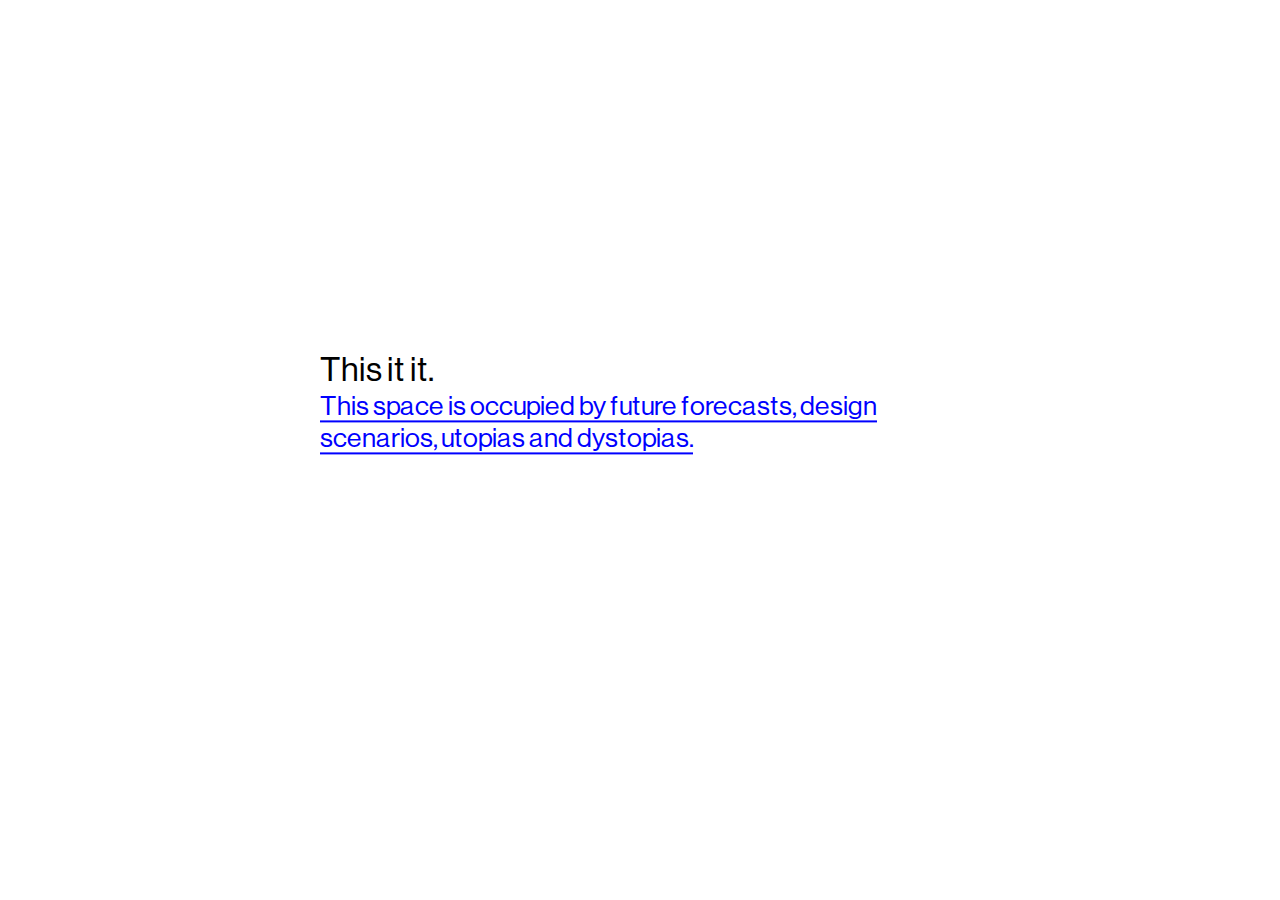
<file: index.html>
<html>
    <head>
        <title>We don’t know how to fix the planet . We are just hopeful</title>
        <meta charset="utf-8">
        <link rel="stylesheet" href="style.css">
    </head>

    <body>
        <article>
        <p>This it it.
        <br>
         <a href="index3.html" >This space is occupied by future forecasts, design scenarios, utopias and dystopias. </a></p>
        </article>
    </body>
</html>
</file>
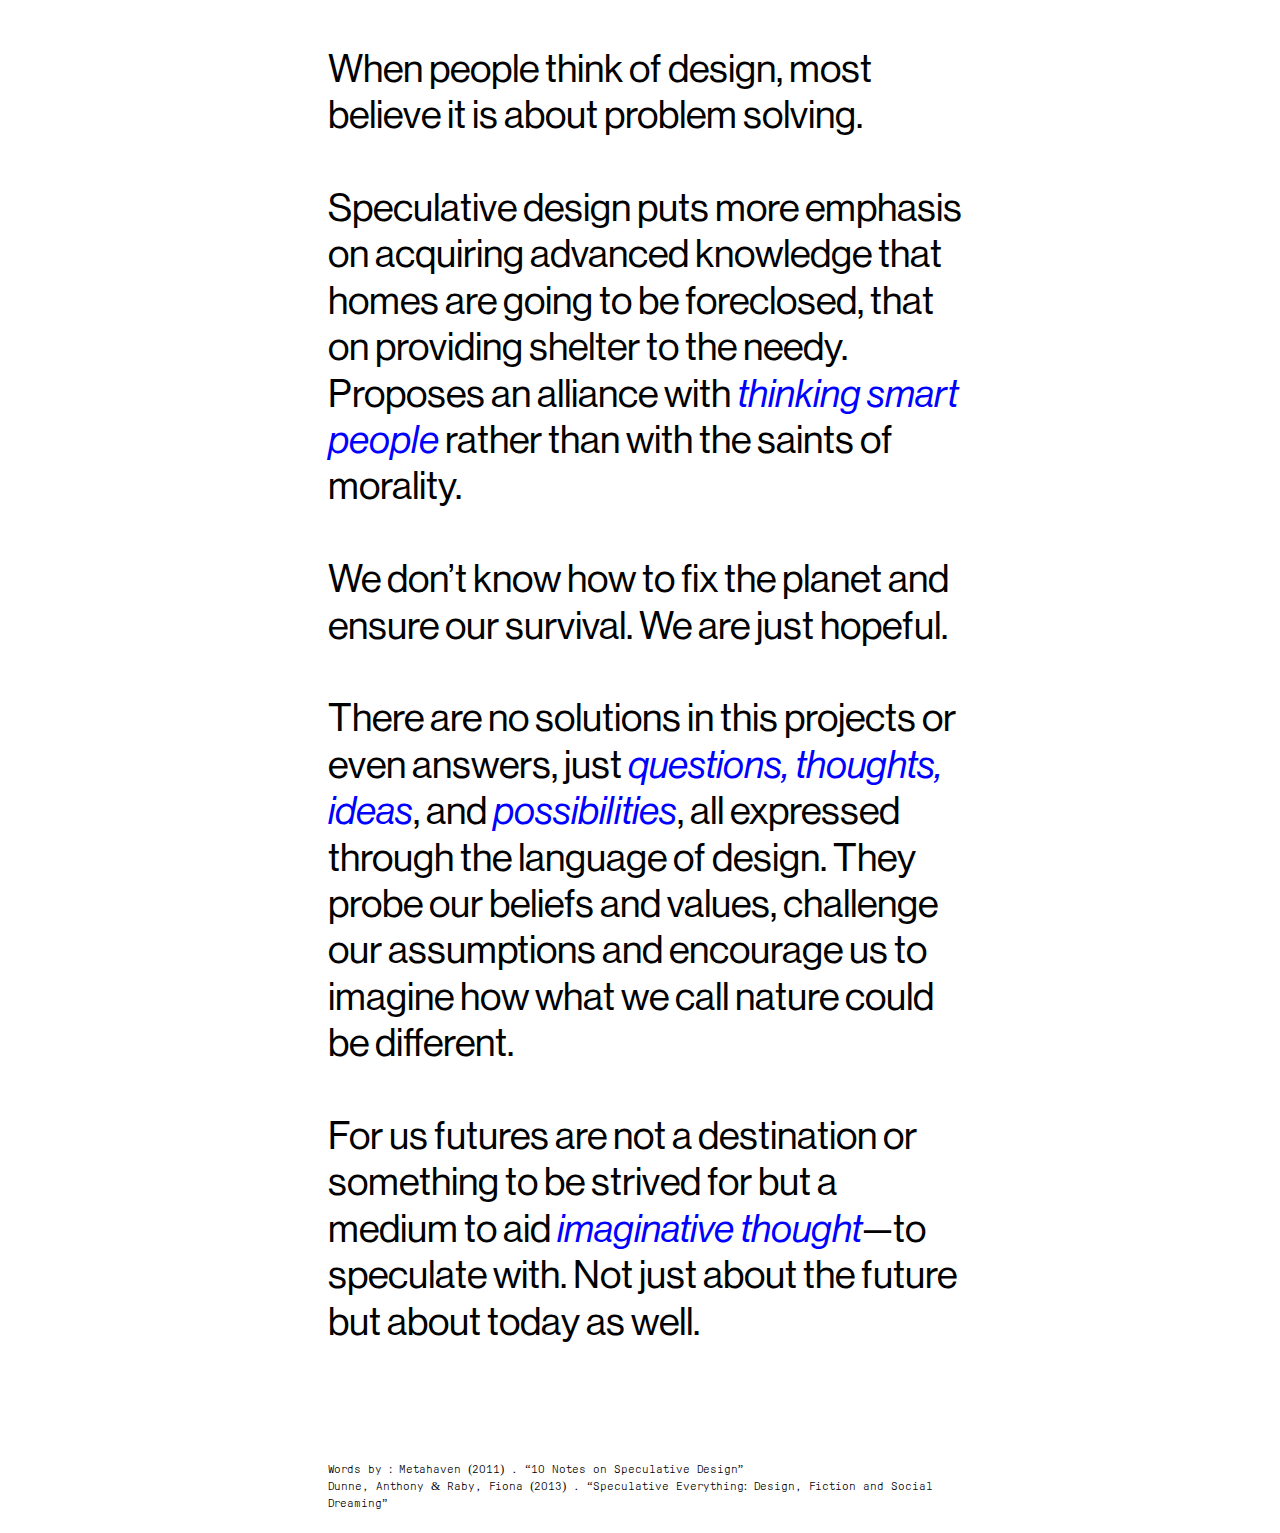
<file: index3.html>
<!DOCTYPE html>
<html>
   
<head>
    <meta charset="utf-8">
    <meta name="viewport" content="width=device-width, initial-scale=1">
    <title>We don’t know how to fix the planet . We are just hopeful</title>
    <link rel="stylesheet" href="style3.css">
   
    
</head>

<body>

    
<div id="notes">
<p id="one">When people think of design, most believe it is about problem solving.<br><br>Speculative design puts more emphasis on acquiring advanced knowledge that homes are going to be foreclosed, that on providing shelter to the needy.
   Proposes an alliance with<span class="highlights"> thinking smart people </span>rather than with the saints of morality. 
    <br>
    <br> 
We don’t know how to fix the planet and ensure our survival. We are just hopeful.
    <br>
    <br>
There are no solutions in this projects or even answers, just <span class="highlights">questions, thoughts, ideas</span>, and <span class="highlights">possibilities</span>, all expressed through the language of design. They probe our beliefs and values, challenge our assumptions and encourage us to imagine how what we call nature could be different.
    <br>
    <br>
For us futures are not a destination or something to be strived for but a medium to aid <span class="highlights">imaginative thought</span>—to speculate with. Not just about the future but about today as well.
</p>
</div>

<footer>
    <p id="three">Words by : Metahaven (2011) . “10 Notes on Speculative Design” 
    <br>
    Dunne, Anthony &amp; Raby, Fiona (2013) . “Speculative Everything: Design, Fiction and Social Dreaming” </p>
    
</footer>

</body>
</html>
</file>
<file: style.css>
@font-face {
    font-family: 'Neue Haas Grotesk Display Pro';
    src: url('NeueHaasDisplay-Roman.woff2') format('woff2'),
    url('NeueHaasDisplay-Roman.woff') format('woff');
    font-weight: normal;
    font-style: normal;
}

html{
  cursor:wait;

}

body {
    background-color: rgb(255, 255, 255);
    height: 100%;
    width: 100%;
    display: flex;
    flex-direction: column;
   cursor:wait;
    margin: 0;
    overflow: hidden;
    text-align: left;
    }

  article{
  height: 100%;
  width: 50%;
  position: relative;
  margin-left: 25%;
  margin-right: 25%;
 


}

    p{font-family: 'Neue Haas Grotesk Display Pro';
      font-size: 25pt;
     
      position: absolute;               
      top: 40%;                         
      transform: translate(0, -40%) 
     
    }
        
      

 
  a {
    color: blue;
    text-decoration: none;
    border-bottom: 2px solid blue;
    font-family: 'Neue Haas Grotesk Display Pro';
    font-size: 20pt;
 transition: all 0.3s ease-in;
   
    
    
  } 
  
  a:hover{
    
    color: white;
    text-decoration: none;
    -webkit-stroke-width: 3.75vmax;
    -webkit-stroke-color: blue;
    -webkit-fill-color: blue;
    border-bottom: 2px solid white;
    text-shadow: 0px 0px 30px blue;
    
  }
</file>
<file: style3.css>
@font-face {
    font-family: 'GTP';
    src: url('GT-Pressura-Mono-Light-Trial.woff2') format('woff2'),
    url('GT-Pressura-Mono-Light-Trial.woff') format('woff');
    font-weight: normal;
    font-style: normal;
}

@font-face {
    font-family: 'NeueHaas';
    src: url('NeueHaasDisplay-Roman.woff2') format('woff2'),
    url('NeueHaasDisplay-Roman.woff') format('woff');
    font-weight: normal;
    font-style: normal;
}

@font-face {
    font-family: 'NeueHaasItalic';
    src: url('NeueHaasDisplay-RomanItalic.woff') format('woff2'),
    url('NeueHaasDisplay-RomanItalic.woff') format('woff');
    font-weight: normal;
    font-style: normal;
}

html{
    cursor: wait;
}
body {
    display: flex;
    height: 100%;
    width: 100%;
    flex-direction: column;
    cursor: wait;
    position: relative;
    }


 #notes{
    
    height: auto;
    background-color: white;
    text-align: left;
    width: 50%;
    margin-left: 25%;
    margin-right: 25%;
    box-sizing: border-box;
}
    
#one {
    color: #000000;
    font-family: 'NeueHaas';
    font-size: 29pt;
    line-height: 120%;
    
   
    }

.highlights{
    color: blue;
    
    font-family: 'NeueHaasItalic';
    }

.two {
    font-size: 10pt;
    font-family: 'GTP';
    }

 
 footer{
    width: 50%;
    margin-left: 25%;
    margin-right: 25%;
    height: auto;
    display: flex;
    bottom: 0;
    flex-direction: column;
    text-align:left;
    overflow: scroll;
    margin-top: 5%;
    background-color: white;
    
   
 }
 
    #three{
        font-size: 9pt;
        font-family: 'GTP';
        line-height: 13pt;
  }
</file>
